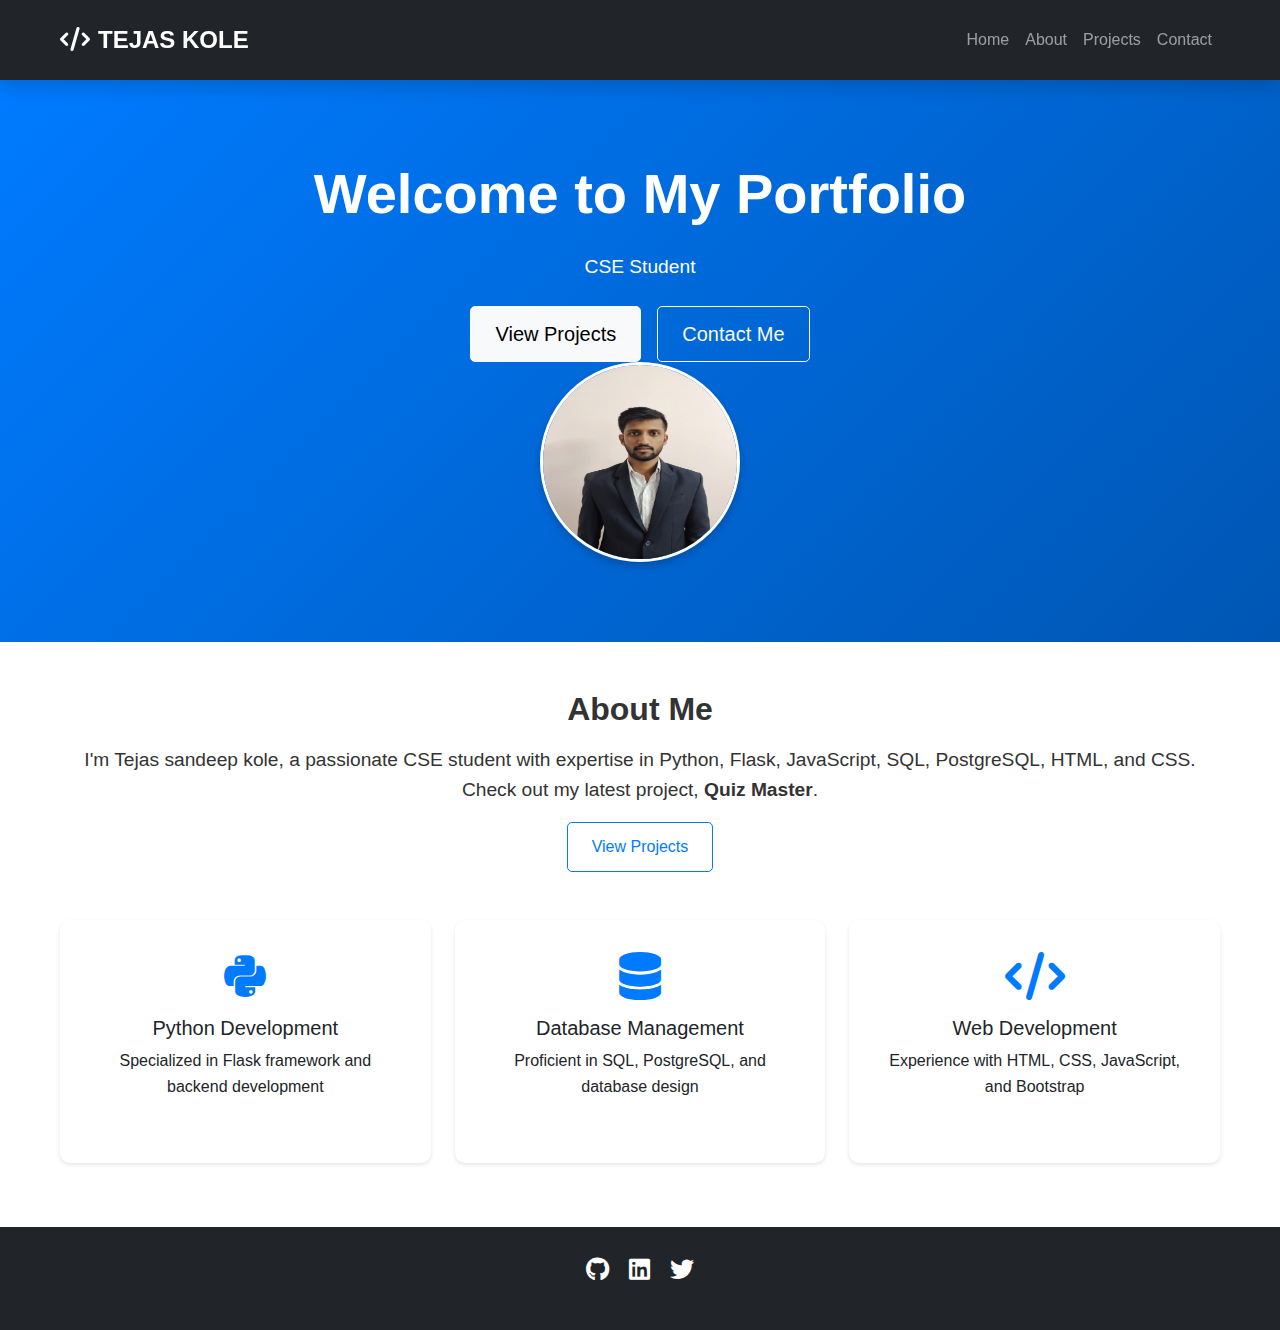
<file: index.html>
<!DOCTYPE html>
<html lang="en">
<head>
    <meta charset="UTF-8">
    <meta name="viewport" content="width=device-width, initial-scale=1.0">
    <title>TEJAS KOLE - Portfolio</title>
    <link rel="stylesheet" href="https://cdn.jsdelivr.net/npm/bootstrap@5.3.0/dist/css/bootstrap.min.css">
    <link rel="stylesheet" href="https://cdnjs.cloudflare.com/ajax/libs/font-awesome/6.0.0/css/all.min.css">
    <link rel="stylesheet" href="css/style.css">
</head>
<body>
    <!-- Navbar -->
    <nav class="navbar navbar-expand-lg navbar-dark bg-dark shadow sticky-top">
        <div class="container">
            <a class="navbar-brand fw-bold" href="#">
                <i class="fas fa-code me-2"></i>TEJAS KOLE
            </a>
            <button class="navbar-toggler" type="button" data-bs-toggle="collapse" data-bs-target="#navbarNav">
                <span class="navbar-toggler-icon"></span>
            </button>
            <div class="collapse navbar-collapse" id="navbarNav">
                <ul class="navbar-nav ms-auto">
                    <li class="nav-item"><a class="nav-link" href="index.html">Home</a></li>
                    <li class="nav-item"><a class="nav-link" href="about.html">About</a></li>
                    <li class="nav-item"><a class="nav-link" href="projects.html">Projects</a></li>
                    <li class="nav-item"><a class="nav-link" href="contact.html">Contact</a></li>
                </ul>
            </div>
        </div>
    </nav>

    <!-- Hero Section -->
    <header class="hero-section text-center text-white position-relative">
        <div class="container">
            <h1 class="display-4 fw-bold mb-4">Welcome to My Portfolio</h1>
            <p class="lead mb-4">CSE Student</p>
            <div class="d-flex justify-content-center gap-3">
                <a href="projects.html" class="btn btn-light btn-lg">View Projects</a>
                <a href="contact.html" class="btn btn-outline-light btn-lg">Contact Me</a>
            </div>
        </div>
        <img src="images/profile.jpg" alt="Rajveer Kharade" class="corner-image">
    </header>

    <!-- About Section -->
    <section class="container my-5">
        <div class="text-center mb-5">
            <h2>About Me</h2>
            <p class="lead">I'm Tejas sandeep kole, a passionate CSE student with expertise in Python, Flask, JavaScript, SQL, PostgreSQL, HTML, and CSS. Check out my latest project, <strong>Quiz Master</strong>.</p>
            <a href="projects.html" class="btn btn-outline-primary">View Projects</a>
        </div>

        <!-- Skills Section -->
        <div class="row g-4">
            <div class="col-md-4">
                <div class="card h-100 shadow-sm skill-card">
                    <div class="card-body text-center">
                        <i class="fab fa-python fa-3x text-primary mb-3"></i>
                        <h3 class="card-title h5">Python Development</h3>
                        <p class="card-text">Specialized in Flask framework and backend development</p>
                    </div>
                </div>
            </div>
            <div class="col-md-4">
                <div class="card h-100 shadow-sm skill-card">
                    <div class="card-body text-center">
                        <i class="fas fa-database fa-3x text-primary mb-3"></i>
                        <h3 class="card-title h5">Database Management</h3>
                        <p class="card-text">Proficient in SQL, PostgreSQL, and database design</p>
                    </div>
                </div>
            </div>
            <div class="col-md-4">
                <div class="card h-100 shadow-sm skill-card">
                    <div class="card-body text-center">
                        <i class="fas fa-code fa-3x text-primary mb-3"></i>
                        <h3 class="card-title h5">Web Development</h3>
                        <p class="card-text">Experience with HTML, CSS, JavaScript, and Bootstrap</p>
                    </div>
                </div>
            </div>
        </div>
    </section>

    <!-- Footer -->
    <footer class="bg-dark text-white py-4">
        <div class="container text-center">
            <div class="social-links mb-3">
                <a href="#" class="text-white mx-2"><i class="fab fa-github"></i></a>
                <a href="#" class="text-white mx-2"><i class="fab fa-linkedin"></i></a>
                <a href="#" class="text-white mx-2"><i class="fab fa-twitter"></i></a>
            </div>
           
        </div>
    </footer>

    <script src="https://cdnjs.cloudflare.com/ajax/libs/bootstrap/5.3.0/js/bootstrap.bundle.min.js"></script>
    <style>
        .animate-header {
            animation: fadeIn 2s ease-in-out;
            position: relative;
        }

        @keyframes fadeIn {
            from { opacity: 0; transform: translateY(-20px); }
            to { opacity: 1; transform: translateY(0); }
        }

        .footer a {
            transition: color 0.3s ease-in-out;
        }

        .footer a:hover {
            color: #17a2b8;
        }

        .image-container {
            display: flex;
            justify-content: flex-end;
            margin-right: 20px;
            margin-top: -50px;
        }

        .corner-image {
            width: 200px;
            height: 200px;
            border-radius: 50%;
            border: 3px solid white;
            box-shadow: 0px 4px 8px rgba(0,0,0,0.2);
        }
    </style>
</body>
</html>
</file>
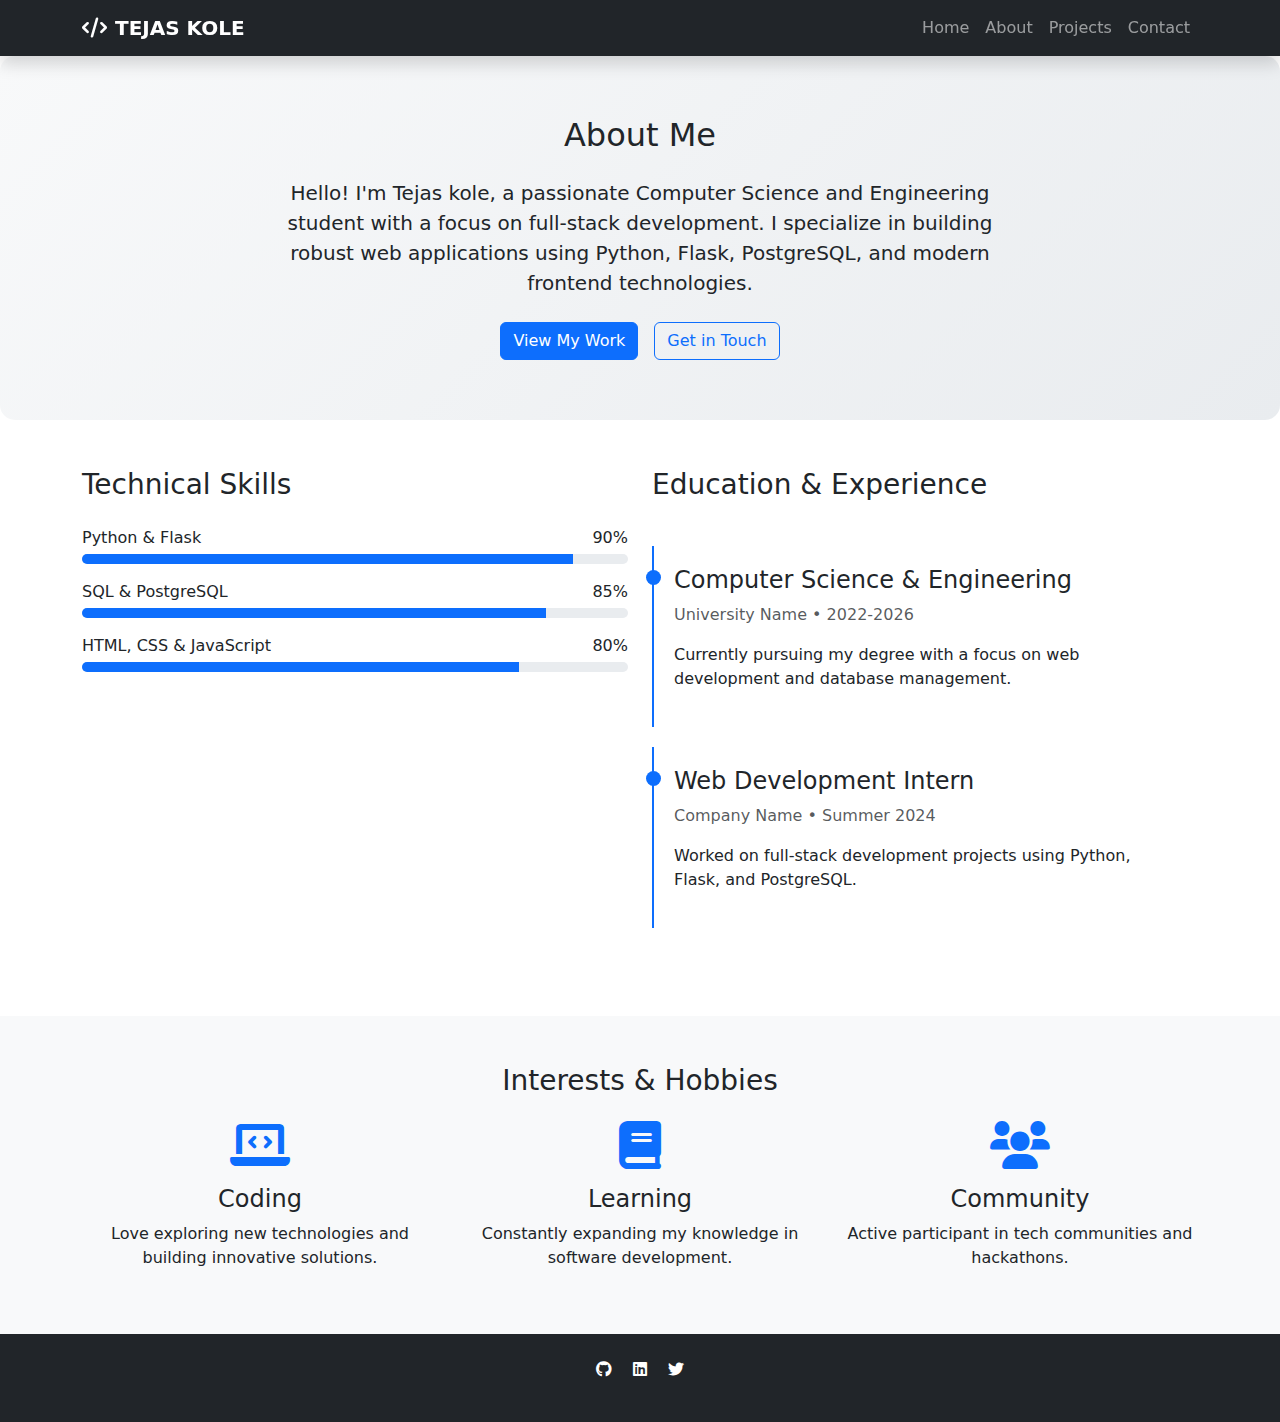
<file: about.html>
<!DOCTYPE html>
<html lang="en">
<head>
    <meta charset="UTF-8">
    <meta name="viewport" content="width=device-width, initial-scale=1.0">
    <title>About Me - TEJAS KOLE</title>
    <link rel="stylesheet" href="https://cdn.jsdelivr.net/npm/bootstrap@5.3.0/dist/css/bootstrap.min.css">
    <link rel="stylesheet" href="https://cdnjs.cloudflare.com/ajax/libs/font-awesome/6.0.0/css/all.min.css">
    <style>
        .profile-section {
            background: linear-gradient(135deg, #f8f9fa 0%, #e9ecef 100%);
            padding: 60px 0;
            border-radius: 15px;
        }
        
        .profile-image {
            border: 5px solid white;
            box-shadow: 0 0 20px rgba(0,0,0,0.1);
            transition: transform 0.3s ease;
        }
        
        .profile-image:hover {
            transform: scale(1.05);
        }
        
        .skill-progress {
            height: 10px;
            border-radius: 5px;
        }
        
        .timeline {
            position: relative;
            padding: 20px 0;
        }
        
        .timeline-item {
            padding: 20px;
            border-left: 2px solid #0d6efd;
            position: relative;
            margin-bottom: 20px;
        }
        
        .timeline-item::before {
            content: '';
            position: absolute;
            left: -8px;
            top: 24px;
            width: 15px;
            height: 15px;
            border-radius: 50%;
            background: #0d6efd;
        }
        
        .nav-link {
            position: relative;
        }
        
        .nav-link::after {
            content: '';
            position: absolute;
            width: 0;
            height: 2px;
            bottom: 0;
            left: 0;
            background-color: #0d6efd;
            transition: width 0.3s ease;
        }
        
        .nav-link:hover::after {
            width: 100%;
        }
    </style>
</head>
<body>
    <nav class="navbar navbar-expand-lg navbar-dark bg-dark shadow sticky-top">
        <div class="container">
            <a class="navbar-brand fw-bold" href="#">
                <i class="fas fa-code me-2"></i>TEJAS KOLE
            </a>
            <button class="navbar-toggler" type="button" data-bs-toggle="collapse" data-bs-target="#navbarNav">
                <span class="navbar-toggler-icon"></span>
            </button>
            <div class="collapse navbar-collapse" id="navbarNav">
                <ul class="navbar-nav ms-auto">
                    <li class="nav-item"><a class="nav-link" href="index.html">Home</a></li>
                    <li class="nav-item"><a class="nav-link" href="about.html">About</a></li>
                    <li class="nav-item"><a class="nav-link" href="projects.html">Projects</a></li>
                    <li class="nav-item"><a class="nav-link" href="contact.html">Contact</a></li>
                </ul>
            </div>
        </div>
    </nav>

    <div class="profile-section">
        <div class="container text-center">
            
            <h2 class="mb-4">About Me</h2>
            <div class="row justify-content-center">
                <div class="col-lg-8">
                    <p class="lead mb-4">Hello! I'm Tejas kole, a passionate Computer Science and Engineering student with a focus on full-stack development. I specialize in building robust web applications using Python, Flask, PostgreSQL, and modern frontend technologies.</p>
                    <div class="d-flex justify-content-center gap-3">
                        <a href="projects.html" class="btn btn-primary">View My Work</a>
                        <a href="contact.html" class="btn btn-outline-primary">Get in Touch</a>
                    </div>
                </div>
            </div>
        </div>
    </div>

    <div class="container my-5">
        <div class="row g-4">
            <div class="col-md-6">
                <h3 class="mb-4">Technical Skills</h3>
                <div class="mb-3">
                    <div class="d-flex justify-content-between mb-1">
                        <span>Python & Flask</span>
                        <span>90%</span>
                    </div>
                    <div class="progress skill-progress">
                        <div class="progress-bar" role="progressbar" style="width: 90%" aria-valuenow="90" aria-valuemin="0" aria-valuemax="100"></div>
                    </div>
                </div>
                <div class="mb-3">
                    <div class="d-flex justify-content-between mb-1">
                        <span>SQL & PostgreSQL</span>
                        <span>85%</span>
                    </div>
                    <div class="progress skill-progress">
                        <div class="progress-bar" role="progressbar" style="width: 85%" aria-valuenow="85" aria-valuemin="0" aria-valuemax="100"></div>
                    </div>
                </div>
                <div class="mb-3">
                    <div class="d-flex justify-content-between mb-1">
                        <span>HTML, CSS & JavaScript</span>
                        <span>80%</span>
                    </div>
                    <div class="progress skill-progress">
                        <div class="progress-bar" role="progressbar" style="width: 80%" aria-valuenow="80" aria-valuemin="0" aria-valuemax="100"></div>
                    </div>
                </div>
            </div>
            <div class="col-md-6">
                <h3 class="mb-4">Education & Experience</h3>
                <div class="timeline">
                    <div class="timeline-item">
                        <h4>Computer Science & Engineering</h4>
                        <p class="text-muted">University Name • 2022-2026</p>
                        <p>Currently pursuing my degree with a focus on web development and database management.</p>
                    </div>
                    <div class="timeline-item">
                        <h4>Web Development Intern</h4>
                        <p class="text-muted">Company Name • Summer 2024</p>
                        <p>Worked on full-stack development projects using Python, Flask, and PostgreSQL.</p>
                    </div>
                </div>
            </div>
        </div>
    </div>

    <section class="bg-light py-5">
        <div class="container text-center">
            <h3 class="mb-4">Interests & Hobbies</h3>
            <div class="row g-4">
                <div class="col-md-4">
                    <i class="fas fa-laptop-code fa-3x text-primary mb-3"></i>
                    <h4>Coding</h4>
                    <p>Love exploring new technologies and building innovative solutions.</p>
                </div>
                <div class="col-md-4">
                    <i class="fas fa-book fa-3x text-primary mb-3"></i>
                    <h4>Learning</h4>
                    <p>Constantly expanding my knowledge in software development.</p>
                </div>
                <div class="col-md-4">
                    <i class="fas fa-users fa-3x text-primary mb-3"></i>
                    <h4>Community</h4>
                    <p>Active participant in tech communities and hackathons.</p>
                </div>
            </div>
        </div>
    </section>

    <footer class="bg-dark text-white py-4">
        <div class="container text-center">
            <div class="mb-3">
                <a href="#" class="text-white mx-2"><i class="fab fa-github"></i></a>
                <a href="#" class="text-white mx-2"><i class="fab fa-linkedin"></i></a>
                <a href="#" class="text-white mx-2"><i class="fab fa-twitter"></i></a>
            </div>
           
        </div>
    </footer>

    <script src="https://cdnjs.cloudflare.com/ajax/libs/bootstrap/5.3.0/js/bootstrap.bundle.min.js"></script>
</body>
</html>
</file>
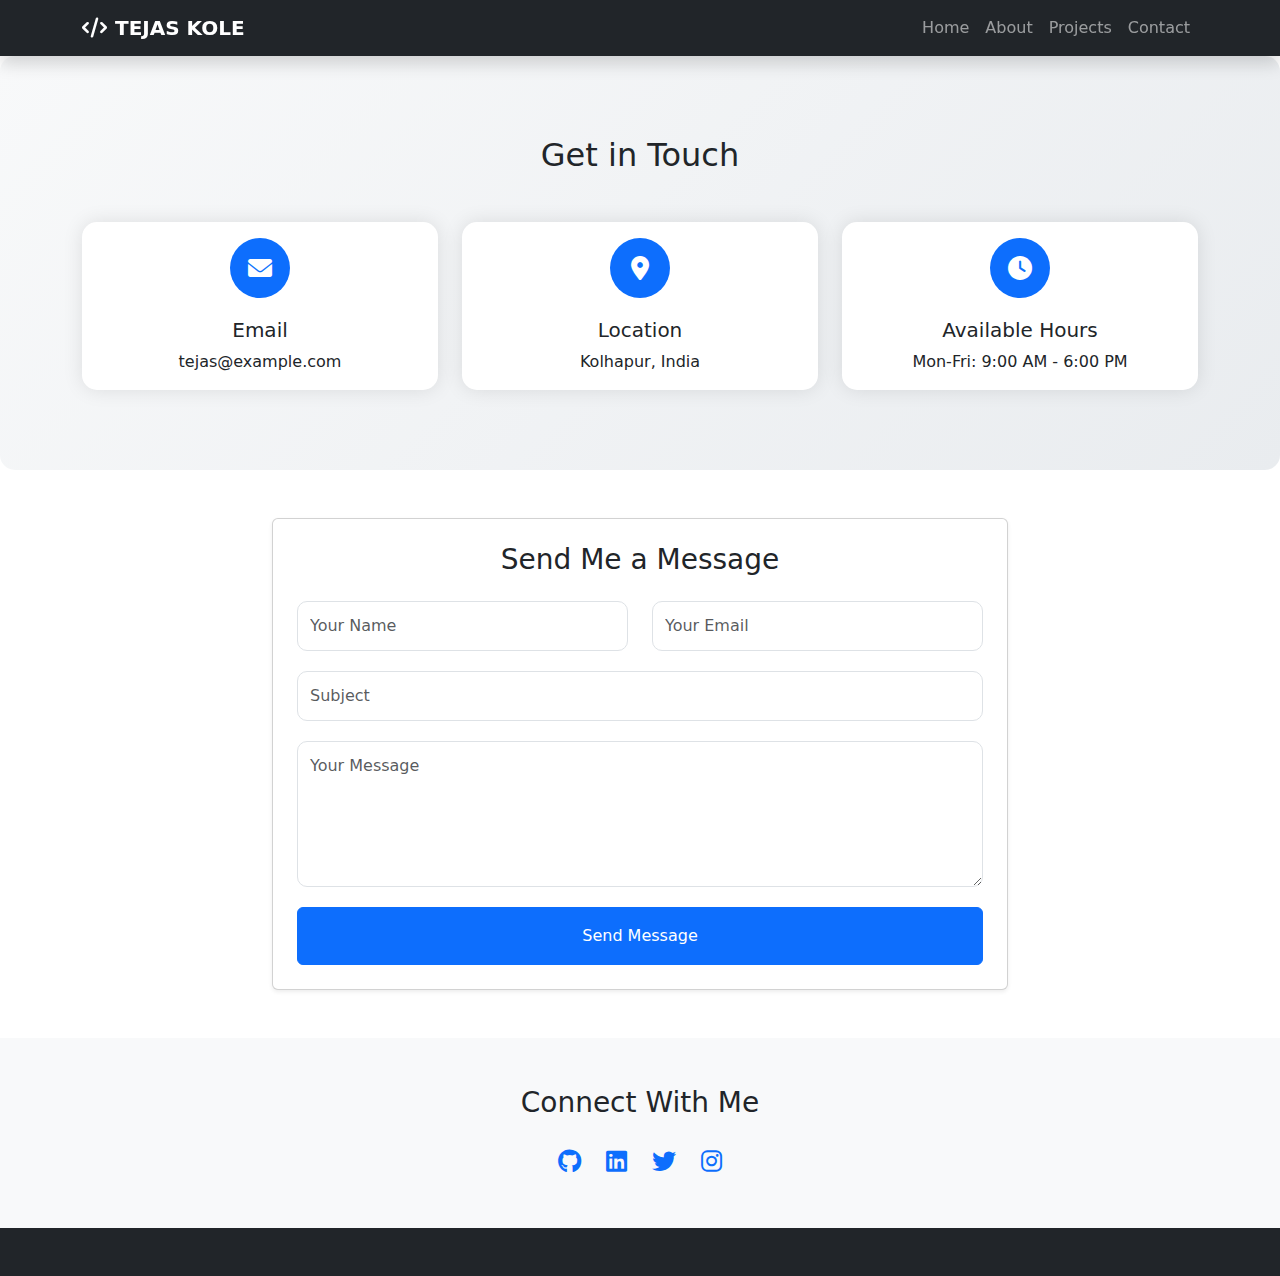
<file: contact.html>
<!DOCTYPE html>
<html lang="en">
<head>
    <meta charset="UTF-8">
    <meta name="viewport" content="width=device-width, initial-scale=1.0">
    <title>Contact - TEJAS KOLE</title>
    <link rel="stylesheet" href="https://cdn.jsdelivr.net/npm/bootstrap@5.3.0/dist/css/bootstrap.min.css">
    <link rel="stylesheet" href="https://cdnjs.cloudflare.com/ajax/libs/font-awesome/6.0.0/css/all.min.css">
    <style>
        .contact-section {
            background: linear-gradient(135deg, #f8f9fa 0%, #e9ecef 100%);
            padding: 80px 0;
            border-radius: 15px;
        }
        
        .contact-card {
            border: none;
            border-radius: 15px;
            box-shadow: 0 0 20px rgba(0,0,0,0.1);
            transition: transform 0.3s ease;
        }
        
        .contact-card:hover {
            transform: translateY(-5px);
        }
        
        .contact-icon {
            width: 60px;
            height: 60px;
            background-color: #0d6efd;
            border-radius: 50%;
            display: flex;
            align-items: center;
            justify-content: center;
            margin: 0 auto 20px;
        }
        
        .contact-icon i {
            color: white;
            font-size: 24px;
        }
        
        .form-control {
            border-radius: 10px;
            padding: 12px;
            margin-bottom: 20px;
        }
        
        .form-control:focus {
            box-shadow: 0 0 0 0.25rem rgba(13, 110, 253, 0.2);
        }
        
        .social-links a {
            color: #0d6efd;
            margin: 0 10px;
            font-size: 24px;
            transition: transform 0.3s ease;
        }
        
        .social-links a:hover {
            transform: scale(1.2);
        }
        
        .nav-link {
            position: relative;
        }
        
        .nav-link::after {
            content: '';
            position: absolute;
            width: 0;
            height: 2px;
            bottom: 0;
            left: 0;
            background-color: #0d6efd;
            transition: width 0.3s ease;
        }
        
        .nav-link:hover::after {
            width: 100%;
        }
    </style>
</head>
<body>
    <nav class="navbar navbar-expand-lg navbar-dark bg-dark shadow sticky-top">
        <div class="container">
            <a class="navbar-brand fw-bold" href="#">
                <i class="fas fa-code me-2"></i>TEJAS KOLE
            </a>
            <button class="navbar-toggler" type="button" data-bs-toggle="collapse" data-bs-target="#navbarNav">
                <span class="navbar-toggler-icon"></span>
            </button>
            <div class="collapse navbar-collapse" id="navbarNav">
                <ul class="navbar-nav ms-auto">
                    <li class="nav-item"><a class="nav-link" href="index.html">Home</a></li>
                    <li class="nav-item"><a class="nav-link" href="about.html">About</a></li>
                    <li class="nav-item"><a class="nav-link" href="projects.html">Projects</a></li>
                    <li class="nav-item"><a class="nav-link" href="contact.html">Contact</a></li>
                </ul>
            </div>
        </div>
    </nav>

    <div class="contact-section">
        <div class="container">
            <h2 class="text-center mb-5">Get in Touch</h2>
            <div class="row g-4">
                <div class="col-md-4">
                    <div class="card contact-card h-100">
                        <div class="card-body text-center">
                            <div class="contact-icon">
                                <i class="fas fa-envelope"></i>
                            </div>
                            <h3 class="h5">Email</h3>
                            <p class="mb-0">tejas@example.com</p>
                        </div>
                    </div>
                </div>
                <div class="col-md-4">
                    <div class="card contact-card h-100">
                        <div class="card-body text-center">
                            <div class="contact-icon">
                                <i class="fas fa-map-marker-alt"></i>
                            </div>
                            <h3 class="h5">Location</h3>
                            <p class="mb-0">Kolhapur, India</p>
                        </div>
                    </div>
                </div>
                <div class="col-md-4">
                    <div class="card contact-card h-100">
                        <div class="card-body text-center">
                            <div class="contact-icon">
                                <i class="fas fa-clock"></i>
                            </div>
                            <h3 class="h5">Available Hours</h3>
                            <p class="mb-0">Mon-Fri: 9:00 AM - 6:00 PM</p>
                        </div>
                    </div>
                </div>
            </div>
        </div>
    </div>

    <div class="container my-5">
        <div class="row">
            <div class="col-lg-8 mx-auto">
                <div class="card shadow-sm">
                    <div class="card-body p-4">
                        <h3 class="text-center mb-4">Send Me a Message</h3>
                        <form>
                            <div class="row">
                                <div class="col-md-6">
                                    <input type="text" class="form-control" placeholder="Your Name" required>
                                </div>
                                <div class="col-md-6">
                                    <input type="email" class="form-control" placeholder="Your Email" required>
                                </div>
                            </div>
                            <input type="text" class="form-control" placeholder="Subject">
                            <textarea class="form-control" rows="5" placeholder="Your Message" required></textarea>
                            <button type="submit" class="btn btn-primary w-100 py-3">Send Message</button>
                        </form>
                    </div>
                </div>
            </div>
        </div>
    </div>

    <section class="bg-light py-5">
        <div class="container text-center">
            <h3 class="mb-4">Connect With Me</h3>
            <div class="social-links">
                <a href="#"><i class="fab fa-github"></i></a>
                <a href="#"><i class="fab fa-linkedin"></i></a>
                <a href="#"><i class="fab fa-twitter"></i></a>
                <a href="#"><i class="fab fa-instagram"></i></a>
            </div>
        </div>
    </section>

    <footer class="bg-dark text-white py-4">
        <div class="container text-center">
           
        </div>
    </footer>

    <script src="https://cdnjs.cloudflare.com/ajax/libs/bootstrap/5.3.0/js/bootstrap.bundle.min.js"></script>
</body>
</html>
</file>
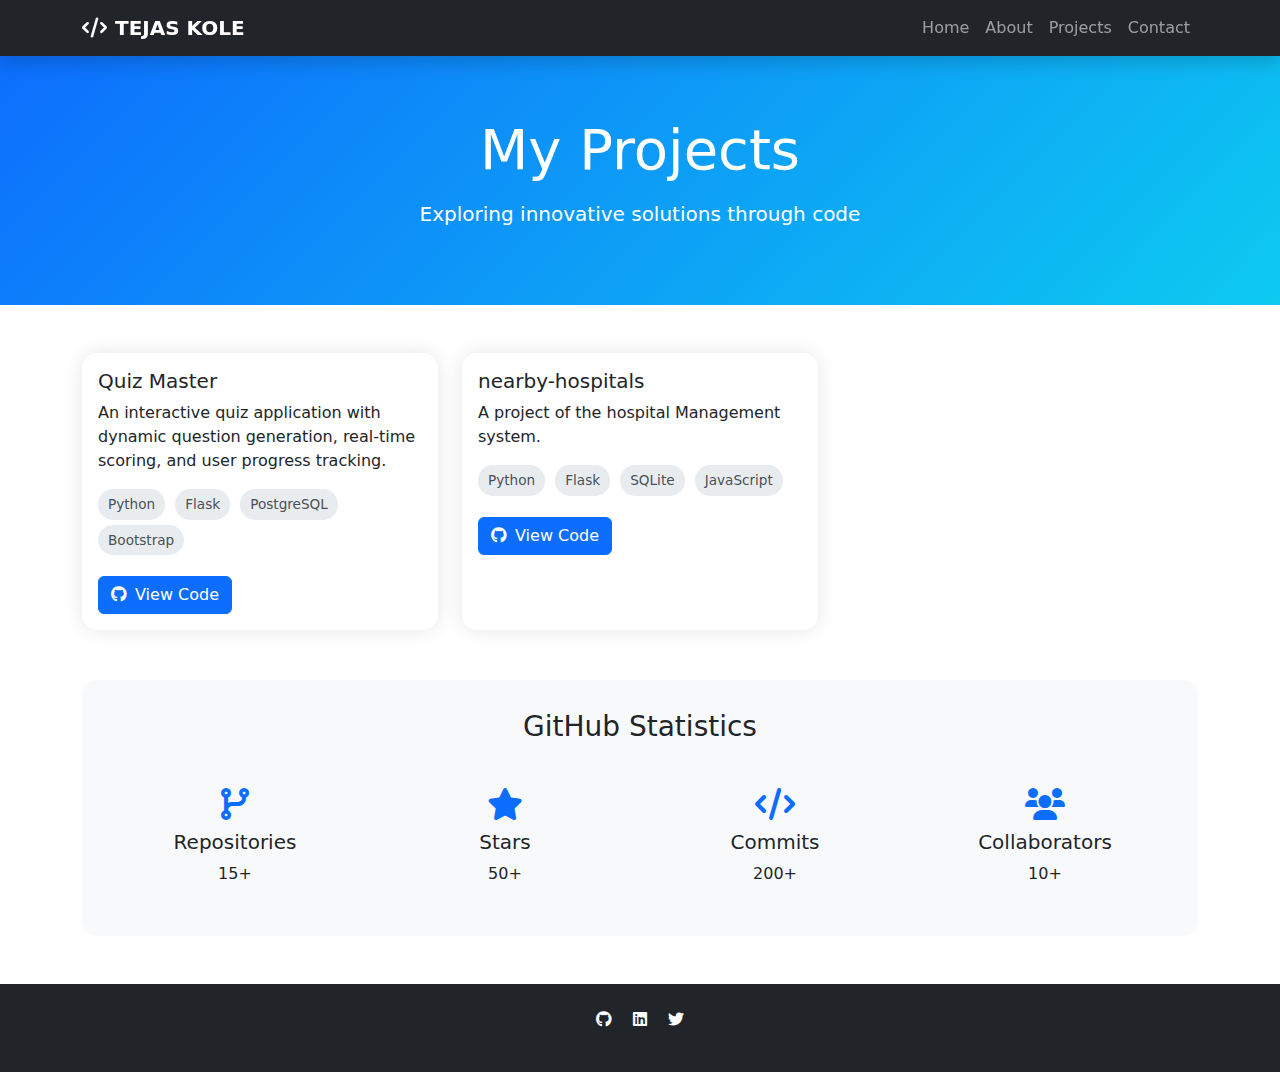
<file: projects.html>
<!DOCTYPE html>
<html lang="en">
<head>
    <meta charset="UTF-8">
    <meta name="viewport" content="width=device-width, initial-scale=1.0">
    <title>Projects - TEJAS KOLE</title>
    <link rel="stylesheet" href="https://cdn.jsdelivr.net/npm/bootstrap@5.3.0/dist/css/bootstrap.min.css">
    <link rel="stylesheet" href="https://cdnjs.cloudflare.com/ajax/libs/font-awesome/6.0.0/css/all.min.css">
    <style>
        .projects-header {
            background: linear-gradient(135deg, #0d6efd 0%, #0dcaf0 100%);
            padding: 60px 0;
            color: white;
        }
        
        .project-card {
            border: none;
            border-radius: 15px;
            box-shadow: 0 0 20px rgba(0,0,0,0.1);
            transition: transform 0.3s ease;
            height: 100%;
        }
        
        .project-card:hover {
            transform: translateY(-5px);
        }
        
        .project-image {
            height: 200px;
            object-fit: cover;
            border-top-left-radius: 15px;
            border-top-right-radius: 15px;
        }
        
        .tech-badge {
            background-color: #e9ecef;
            color: #495057;
            padding: 5px 10px;
            border-radius: 15px;
            font-size: 0.85rem;
            margin: 0 5px 5px 0;
            display: inline-block;
        }
        
        .nav-link {
            position: relative;
        }
        
        .nav-link::after {
            content: '';
            position: absolute;
            width: 0;
            height: 2px;
            bottom: 0;
            left: 0;
            background-color: #0d6efd;
            transition: width 0.3s ease;
        }
        
        .nav-link:hover::after {
            width: 100%;
        }
        
        .github-stats {
            background: #f8f9fa;
            border-radius: 15px;
            padding: 30px;
            margin-top: 50px;
        }
        
        .stat-card {
            text-align: center;
            padding: 20px;
        }
        
        .stat-card i {
            font-size: 2rem;
            color: #0d6efd;
            margin-bottom: 10px;
        }
    </style>
</head>
<body>
    <nav class="navbar navbar-expand-lg navbar-dark bg-dark shadow sticky-top">
        <div class="container">
            <a class="navbar-brand fw-bold" href="#">
                <i class="fas fa-code me-2"></i>TEJAS KOLE
            </a>
            <button class="navbar-toggler" type="button" data-bs-toggle="collapse" data-bs-target="#navbarNav">
                <span class="navbar-toggler-icon"></span>
            </button>
            <div class="collapse navbar-collapse" id="navbarNav">
                <ul class="navbar-nav ms-auto">
                    <li class="nav-item"><a class="nav-link" href="index.html">Home</a></li>
                    <li class="nav-item"><a class="nav-link" href="about.html">About</a></li>
                    <li class="nav-item"><a class="nav-link" href="projects.html">Projects</a></li>
                    <li class="nav-item"><a class="nav-link" href="contact.html">Contact</a></li>
                </ul>
            </div>
        </div>
    </nav>

    <header class="projects-header text-center">
        <div class="container">
            <h1 class="display-4 mb-3">My Projects</h1>
            <p class="lead">Exploring innovative solutions through code</p>
        </div>
    </header>

    <div class="container my-5">
        <div class="row g-4">
            <div class="col-md-6 col-lg-4">
                <div class="card project-card">
                 
                    <div class="card-body">
                        <h3 class="card-title h5">Quiz Master</h3>
                        <p class="card-text">An interactive quiz application with dynamic question generation, real-time scoring, and user progress tracking.</p>
                        <div class="mb-3">
                            <span class="tech-badge">Python</span>
                            <span class="tech-badge">Flask</span>
                            <span class="tech-badge">PostgreSQL</span>
                            <span class="tech-badge">Bootstrap</span>
                        </div>
                        <div class="d-flex gap-2">
                            <a href="https://github.com/tejas2004-tk/student-dashboard.git" class="btn btn-primary" target="_blank">
                                <i class="fab fa-github me-2"></i>View Code
                            </a>
                            
                        </div>
                    </div>
                </div>
            </div>
            
            <div class="col-md-6 col-lg-4">
                <div class="card project-card">
                    
                    <div class="card-body">
                        <h3 class="card-title h5">nearby-hospitals</h3>
                        <p class="card-text">A project of the hospital Management system.</p>
                        <div class="mb-3">
                            <span class="tech-badge">Python</span>
                            <span class="tech-badge">Flask</span>
                            <span class="tech-badge">SQLite</span>
                            <span class="tech-badge">JavaScript</span>
                        </div>
                        <div class="d-flex gap-2">
                            <a href="https://github.com/tejas2004-tk/nearby-hospitals.git" class="btn btn-primary" target="_blank">
                                <i class="fab fa-github me-2"></i>View Code
                            </a>
                          
                        </div>
                    </div>
                </div>
            </div>
            
           
        </div>

        <div class="github-stats">
            <h3 class="text-center mb-4">GitHub Statistics</h3>
            <div class="row g-4">
                <div class="col-md-3">
                    <div class="stat-card">
                        <i class="fas fa-code-branch"></i>
                        <h4 class="h5">Repositories</h4>
                        <p class="mb-0">15+</p>
                    </div>
                </div>
                <div class="col-md-3">
                    <div class="stat-card">
                        <i class="fas fa-star"></i>
                        <h4 class="h5">Stars</h4>
                        <p class="mb-0">50+</p>
                    </div>
                </div>
                <div class="col-md-3">
                    <div class="stat-card">
                        <i class="fas fa-code"></i>
                        <h4 class="h5">Commits</h4>
                        <p class="mb-0">200+</p>
                    </div>
                </div>
                <div class="col-md-3">
                    <div class="stat-card">
                        <i class="fas fa-users"></i>
                        <h4 class="h5">Collaborators</h4>
                        <p class="mb-0">10+</p>
                    </div>
                </div>
            </div>
        </div>
    </div>

    <footer class="bg-dark text-white py-4">
        <div class="container text-center">
            <div class="mb-3">
                <a href="#" class="text-white mx-2"><i class="fab fa-github"></i></a>
                <a href="#" class="text-white mx-2"><i class="fab fa-linkedin"></i></a>
                <a href="#" class="text-white mx-2"><i class="fab fa-twitter"></i></a>
            </div>
            
        </div>
    </footer>

    <script src="https://cdnjs.cloudflare.com/ajax/libs/bootstrap/5.3.0/js/bootstrap.bundle.min.js"></script>
</body>
</html>
</file>
<file: css/style.css>
/* Base Styles */
body {
    font-family: 'Arial', sans-serif;
    line-height: 1.6;
    color: #333;
}

/* Typography */
h1, h2, h3, h4, h5, h6 {
    font-weight: 700;
    margin-bottom: 1rem;
}

.display-4 {
    font-weight: 600;
}

.lead {
    font-size: 1.2rem;
    font-weight: 400;
}

/* Layout */
.container {
    max-width: 1200px;
    padding: 0 20px;
}

/* Navigation */
.navbar {
    padding: 1rem 0;
}

.navbar-brand {
    font-size: 1.5rem;
}

.nav-link {
    position: relative;
    padding: 0.5rem 1rem;
    transition: color 0.3s ease;
}

.nav-link::after {
    content: '';
    position: absolute;
    width: 0;
    height: 2px;
    bottom: 0;
    left: 0;
    background-color: #1d3249;
    transition: width 0.3s ease;
}

.nav-link:hover::after {
    width: 100%;
}

/* Header */
header {
    background: linear-gradient(135deg, #007bff 0%, #0056b3 100%);
    color: white;
    padding: 80px 0;
    margin-bottom: 3rem;
}

/* Cards */
.card {
    border: none;
    border-radius: 10px;
    box-shadow: 0 4px 6px rgba(0, 0, 0, 0.1);
    transition: transform 0.3s ease, box-shadow 0.3s ease;
    margin-bottom: 2rem;
}

.card:hover {
    transform: translateY(-5px);
    box-shadow: 0 8px 12px rgba(0, 0, 0, 0.15);
}

.card-body {
    padding: 2rem;
}

/* Buttons */
.btn {
    padding: 0.75rem 1.5rem;
    border-radius: 5px;
    font-weight: 500;
    transition: all 0.3s ease;
}

.btn-primary {
    background-color: #007bff;
    border-color: #007bff;
}

.btn-primary:hover {
    background-color: #0056b3;
    border-color: #0056b3;
    transform: translateY(-2px);
}

.btn-outline-primary {
    color: #007bff;
    border-color: #007bff;
}

.btn-outline-primary:hover {
    background-color: #007bff;
    color: white;
    transform: translateY(-2px);
}

/* Profile Image */
.profile-image {
    border: 5px solid white;
    box-shadow: 0 4px 6px rgba(0, 0, 0, 0.1);
    transition: transform 0.3s ease;
}

.profile-image:hover {
    transform: scale(1.05);
}

/* Project Cards */
.project-card {
    height: 100%;
}

.project-card img {
    border-top-left-radius: 10px;
    border-top-right-radius: 10px;
    object-fit: cover;
}

.tech-badge {
    background-color: #f8f9fa;
    color: #495057;
    padding: 0.5rem 1rem;
    border-radius: 20px;
    margin: 0.25rem;
    display: inline-block;
    font-size: 0.875rem;
}

/* Contact Form */
.form-control {
    padding: 0.75rem;
    border-radius: 5px;
    border: 1px solid #dee2e6;
}

.form-control:focus {
    border-color: #007bff;
    box-shadow: 0 0 0 0.2rem rgba(0, 123, 255, 0.25);
}

/* Footer */
footer {
    background-color: #343a40;
    color: white;
    padding: 2rem 0;
    margin-top: 4rem;
}

footer a {
    color: white;
    text-decoration: none;
    transition: color 0.3s ease;
}

footer a:hover {
    color: #007bff;
}

/* Social Links */
.social-links a {
    font-size: 1.5rem;
    margin: 0 0.5rem;
    color: #343a40;
    transition: all 0.3s ease;
}

.social-links a:hover {
    color: #007bff;
    transform: translateY(-3px);
}

/* Responsive Design */
@media (max-width: 768px) {
    header {
        padding: 60px 0;
    }
    
    .container {
        padding: 0 15px;
    }
    
    .display-4 {
        font-size: 2.5rem;
    }
    
    .card-body {
        padding: 1.5rem;
    }
}

/* Animations */
@keyframes fadeIn {
    from {
        opacity: 0;
        transform: translateY(20px);
    }
    to {
        opacity: 1;
        transform: translateY(0);
    }
}

.fade-in {
    animation: fadeIn 0.5s ease forwards;
}

/* Utility Classes */
.shadow-sm {
    box-shadow: 0 2px 4px rgba(0, 0, 0, 0.1) !important;
}

.shadow-md {
    box-shadow: 0 4px 6px rgba(0, 0, 0, 0.1) !important;
}

.rounded-lg {
    border-radius: 10px !important;
}

.text-primary {
    color: #007bff !important;
}

.bg-light {
    background-color: #f8f9fa !important;
}
</file>
